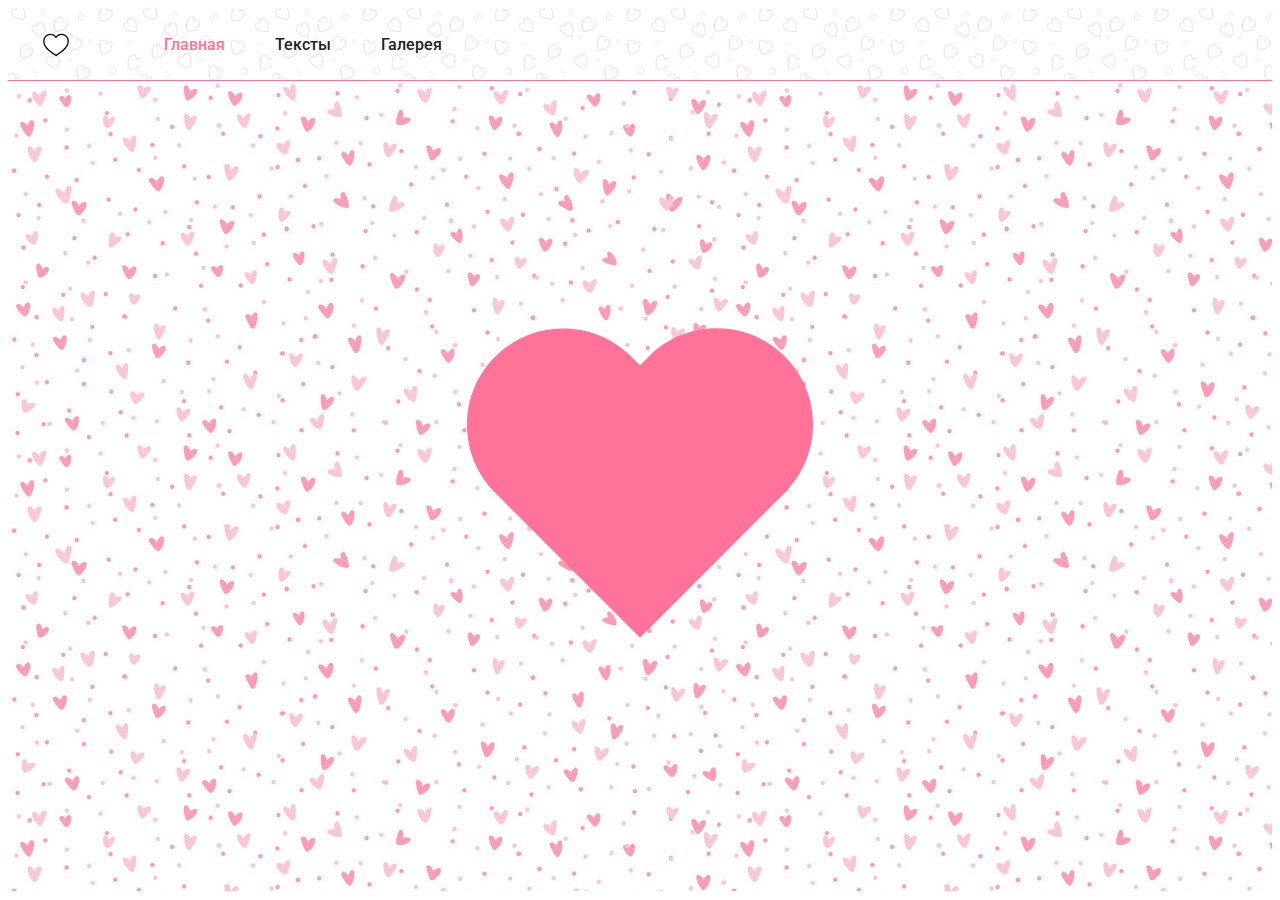
<file: index.html>
<!DOCTYPE html>
<html lang="en">
  <head>
    <meta charset="UTF-8" />
    <meta name="viewport" content="width=device-width, initial-scale=1.0" />
    <title>Моей любимой 🤍</title>
    <link rel="icon" href="./images/favicon.png" />
    <link rel="stylesheet" href="https://cdnjs.cloudflare.com/ajax/libs/modern-normalize/2.0.0/modern-normalize.min.css" integrity="sha512-4xo8blKMVCiXpTaLzQSLSw3KFOVPWhm/TRtuPVc4WG6kUgjH6J03IBuG7JZPkcWMxJ5huwaBpOpnwYElP/m6wg==" crossorigin="anonymous" referrerpolicy="no-referrer" />
    <link rel="preconnect" href="https://fonts.googleapis.com" />
    <link rel="preconnect" href="https://fonts.gstatic.com" crossorigin />
    <link href="https://fonts.googleapis.com/css2?family=Raleway:wght@700&family=Roboto:wght@400;500;700;900&display=swap" rel="stylesheet" />
    <link rel="stylesheet" href="./css/main.css" />
  </head>
  <body>
    <header class="header">
      <div class="container header__container">
        <a class="logo" href="./index.html"><img src="./images/favicon.png" alt="logo" /></a>
        <button class="menu-open" aria-expanded="false" aria-controls="mobile-menu" data-open-mobile>
          <svg class="mobile-menu__icon">
            <use href="./images/icons.svg#menu"></use>
          </svg>
        </button>
        <nav class="nav">
          <ul class="nav__list list">
            <li class="nav__item">
              <a class="nav__link link current" href="./index.html">Главная</a>
            </li>
            <li class="nav__item">
              <a class="nav__link link" href="./lyrics.html">Тексты</a>
            </li>
            <li class="nav__item">
              <a class="nav__link link" href="./gallery.html">Галерея</a>
            </li>
          </ul>
        </nav>
        <div class="menu-container" id="mobile-menu" data-mobile>
          <button class="menu-toggle" data-close-mobile>
            <svg class="menu-toggle__icon" width="24" height="24">
              <use href="./images/icons.svg#close"></use>
            </svg>
          </button>
          <ul class="mobile-menu-pages list">
            <li class="mobile-menu-pages__item">
              <svg class="mobile-menu-pages__icon current">
                <use href="./images/icons.svg#home"></use>
              </svg>
              <a class="link mobile-menu-pages__link current" href="./index.html">Главная</a>
            </li>
            <li class="mobile-menu-pages__item">
              <svg class="mobile-menu-pages__icon">
                <use href="./images/icons.svg#envelope"></use>
              </svg>
              <a class="link mobile-menu-pages__link" href="./lyrics.html">Тексты</a>
            </li>
            <li class="mobile-menu-pages__item">
              <svg class="mobile-menu-pages__icon">
                <use href="./images/icons.svg#image"></use>
              </svg>
              <a class="link mobile-menu-pages__link" href="./gallery.html">Галерея</a>
            </li>
          </ul>
        </div>
      </div>
    </header>
    <main>
      <section class="hero">
        <div class="container">
          <ul class="love__list list">
            <li class="love__item">
              <svg class="heart__svg">
                <use href="./images/icons.svg#heart" data-love-heart></use>
              </svg>
            </li>
            <li class="love__item">
              <p class="love__text" data-love-text></p>
            </li>
          </ul>
        </div>
      </section>
    </main>
    <script type="module" src="./js/imgswap.js"></script>
    <script type="module" src="./js/mobile-menu.js"></script>
  </body>
</html>
</file>
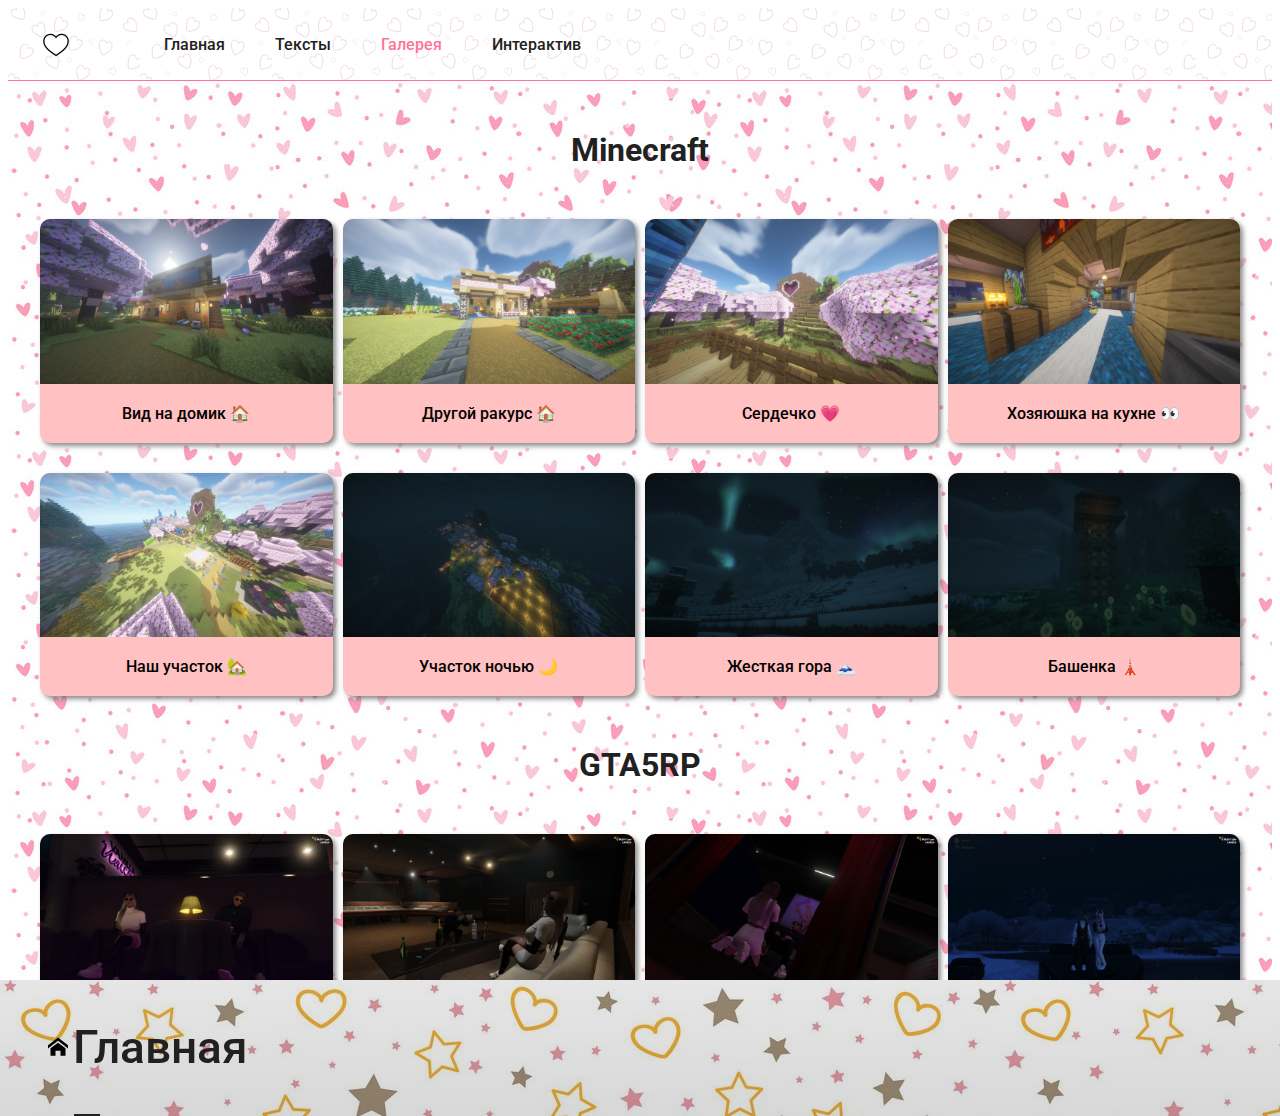
<file: gallery.html>
<!DOCTYPE html>
<html lang="en">
  <head>
    <meta charset="UTF-8" />
    <meta name="viewport" content="width=device-width, initial-scale=1.0" />
    <title>Галерея 🤍</title>
    <link rel="icon" href="./images/favicon.png" />
    <link rel="stylesheet" href="https://cdnjs.cloudflare.com/ajax/libs/modern-normalize/2.0.0/modern-normalize.min.css" integrity="sha512-4xo8blKMVCiXpTaLzQSLSw3KFOVPWhm/TRtuPVc4WG6kUgjH6J03IBuG7JZPkcWMxJ5huwaBpOpnwYElP/m6wg==" crossorigin="anonymous" referrerpolicy="no-referrer" />
    <link rel="preconnect" href="https://fonts.googleapis.com" />
    <link rel="preconnect" href="https://fonts.gstatic.com" crossorigin />
    <link href="https://fonts.googleapis.com/css2?family=Raleway:wght@700&family=Roboto:wght@400;500;700;900&display=swap" rel="stylesheet" />
    <link rel="stylesheet" href="./css/main.css" />
  </head>
  <body>
    <header class="header">
      <div class="container header__container">
        <a class="logo" href="./index.html"><img src="./images/favicon.png" alt="logo" /></a>
        <button class="menu-open" aria-expanded="false" aria-controls="mobile-menu" data-open-mobile>
          <svg class="mobile-menu__icon">
            <use href="./images/icons.svg#menu"></use>
          </svg>
        </button>
        <nav class="nav">
          <ul class="nav__list list">
            <li class="nav__item">
              <a class="nav__link link" href="./index.html">Главная</a>
            </li>
            <li class="nav__item">
              <a class="nav__link link" href="./lyrics.html">Тексты</a>
            </li>
            <li class="nav__item">
              <a class="nav__link link current" href="./gallery.html">Галерея</a>
            </li>
            <li class="nav__item">
              <a class="nav__link link" href="./interactive.html">Интерактив</a>
            </li>
          </ul>
        </nav>
        <div class="menu-container" id="mobile-menu" data-mobile>
          <button class="menu-toggle" data-close-mobile>
            <svg class="menu-toggle__icon" width="24" height="24">
              <use href="./images/icons.svg#close"></use>
            </svg>
          </button>
          <ul class="mobile-menu-pages list">
            <li class="mobile-menu-pages__item">
              <svg class="mobile-menu-pages__icon">
                <use href="./images/icons.svg#home"></use>
              </svg>
              <a class="link mobile-menu-pages__link" href="./index.html">Главная</a>
            </li>
            <li class="mobile-menu-pages__item">
              <svg class="mobile-menu-pages__icon">
                <use href="./images/icons.svg#envelope"></use>
              </svg>
              <a class="link mobile-menu-pages__link" href="./lyrics.html">Тексты</a>
            </li>
            <li class="mobile-menu-pages__item">
              <svg class="mobile-menu-pages__icon current">
                <use href="./images/icons.svg#image"></use>
              </svg>
              <a class="link mobile-menu-pages__link current" href="./gallery.html">Галерея</a>
            </li>
            <li class="mobile-menu-pages__item">
              <svg class="mobile-menu-pages__icon">
                <use href="./images/icons.svg#game"></use>
              </svg>
              <a class="link mobile-menu-pages__link" href="./interactive.html">Интерактив</a>
            </li>
          </ul>
        </div>
      </div>
    </header>
    <main>
      <section class="gallery">
        <div class="container">
          <h2 class="gallery__title title">Minecraft</h2>
          <ul class="gallery__list list" galleryMinecraft></ul>
        </div>
      </section>
      <section class="gallery">
        <div class="container">
          <h2 class="gallery__title title">GTA5RP</h2>
          <ul class="gallery__list list" galleryGta></ul>
        </div>
        <div class="lightbox" lightbox>
          <div class="lightbox__overlay" lightboxOverlay></div>
          <div class="lightbox__content" lightboxContent>
            <img class="gallery__image" galleryImage />
          </div>
          <button type="button" class="lightbox__button" data-action="close-lightbox" galleryCloseBtn>
            <svg class="close-lightbox__svg" width="24" height="24">
              <use href="./images/icons.svg#close"></use>
            </svg>
          </button>
        </div>
      </section>
    </main>
    <script type="module" src="./js/gallery.js"></script>
    <script type="module" src="./js/mobile-menu.js"></script>
  </body>
</html>
</file>
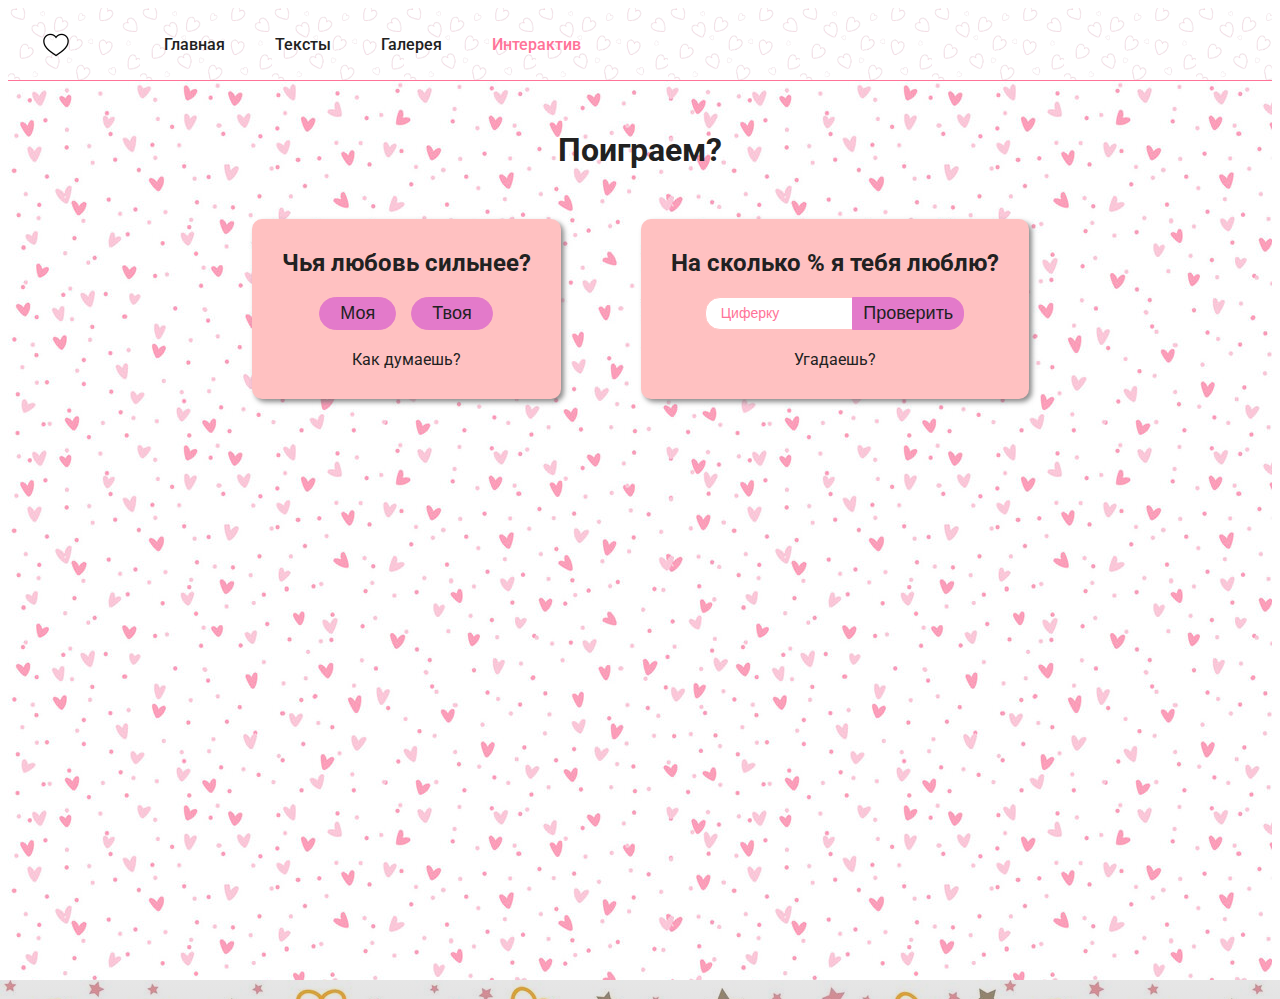
<file: interactive.html>
<!DOCTYPE html>
<html lang="en">
  <head>
    <meta charset="UTF-8" />
    <meta name="viewport" content="width=device-width, initial-scale=1.0" />
    <title>Сыграешь? 🤍</title>
    <link rel="icon" href="./images/favicon.png" />
    <link rel="stylesheet" href="https://cdnjs.cloudflare.com/ajax/libs/modern-normalize/2.0.0/modern-normalize.min.css" integrity="sha512-4xo8blKMVCiXpTaLzQSLSw3KFOVPWhm/TRtuPVc4WG6kUgjH6J03IBuG7JZPkcWMxJ5huwaBpOpnwYElP/m6wg==" crossorigin="anonymous" referrerpolicy="no-referrer" />
    <link rel="preconnect" href="https://fonts.googleapis.com" />
    <link rel="preconnect" href="https://fonts.gstatic.com" crossorigin />
    <link href="https://fonts.googleapis.com/css2?family=Raleway:wght@700&family=Roboto:wght@400;500;700;900&display=swap" rel="stylesheet" />
    <link rel="stylesheet" href="./css/main.css" />
  </head>
  <body>
    <header class="header">
      <div class="container header__container">
        <a class="logo" href="./index.html"><img src="./images/favicon.png" alt="logo" /></a>
        <button class="menu-open" aria-expanded="false" aria-controls="mobile-menu" data-open-mobile>
          <svg class="mobile-menu__icon">
            <use href="./images/icons.svg#menu"></use>
          </svg>
        </button>
        <nav class="nav">
          <ul class="nav__list list">
            <li class="nav__item">
              <a class="nav__link link" href="./index.html">Главная</a>
            </li>
            <li class="nav__item">
              <a class="nav__link link" href="./lyrics.html">Тексты</a>
            </li>
            <li class="nav__item">
              <a class="nav__link link" href="./gallery.html">Галерея</a>
            </li>
            <li class="nav__item">
              <a class="nav__link link current" href="./interactive.html">Интерактив</a>
            </li>
          </ul>
        </nav>
        <div class="menu-container" id="mobile-menu" data-mobile>
          <button class="menu-toggle" data-close-mobile>
            <svg class="menu-toggle__icon" width="24" height="24">
              <use href="./images/icons.svg#close"></use>
            </svg>
          </button>
          <ul class="mobile-menu-pages list">
            <li class="mobile-menu-pages__item">
              <svg class="mobile-menu-pages__icon">
                <use href="./images/icons.svg#home"></use>
              </svg>
              <a class="link mobile-menu-pages__link" href="./index.html">Главная</a>
            </li>
            <li class="mobile-menu-pages__item">
              <svg class="mobile-menu-pages__icon">
                <use href="./images/icons.svg#envelope"></use>
              </svg>
              <a class="link mobile-menu-pages__link" href="./lyrics.html">Тексты</a>
            </li>
            <li class="mobile-menu-pages__item">
              <svg class="mobile-menu-pages__icon">
                <use href="./images/icons.svg#image"></use>
              </svg>
              <a class="link mobile-menu-pages__link" href="./gallery.html">Галерея</a>
            </li>
            <li class="mobile-menu-pages__item">
              <svg class="mobile-menu-pages__icon current">
                <use href="./images/icons.svg#game"></use>
              </svg>
              <a class="link mobile-menu-pages__link current" href="./interactive.html">Интерактив</a>
            </li>
          </ul>
        </div>
      </div>
    </header>
    <main>
      <section class="games">
        <div class="container">
          <h1 class="games__title title">Поиграем?</h1>
          <ul class="games__list list">
            <li class="games__item love-more">
              <h2 class="games-item__title love-more__title">Чья любовь сильнее?</h2>
              <div class="love-more-btn__container">
                <button type="button" class="love-more__btn" lmMyBtn>Моя</button>
                <button type="button" class="love-more__btn" lmYourBtn>Твоя</button>
              </div>
              <p class="games-item__text love-more__text" lmText>Как думаешь?</p>
            </li>
            <li class="games__item love-strength">
              <h2 class="games-item__title love-more__title">На сколько % я тебя люблю?</h2>
              <div class="love-strength-input__container">
                <input class="love-strength__input" type="number" name="love-strength" placeholder="Циферку" lsInput/>
                <button class="love-strength__btn" type="button" lsCheckBtn>Проверить</button>
              </div>
              <div class="love-strength-output__container">
                <p class="games-item__text love-strength__text" lsText>Угадаешь?</p>
                <button class="love-strength-output__btn" type="button" lsSeeBtn>Показать</button>
              </div>
            </li>
          </ul>
        </div>
      </section>
    </main>
    <script type="module" src="./js/interactive.js"></script>
    <script type="module" src="./js/mobile-menu.js"></script>
  </body>
</html>
</file>
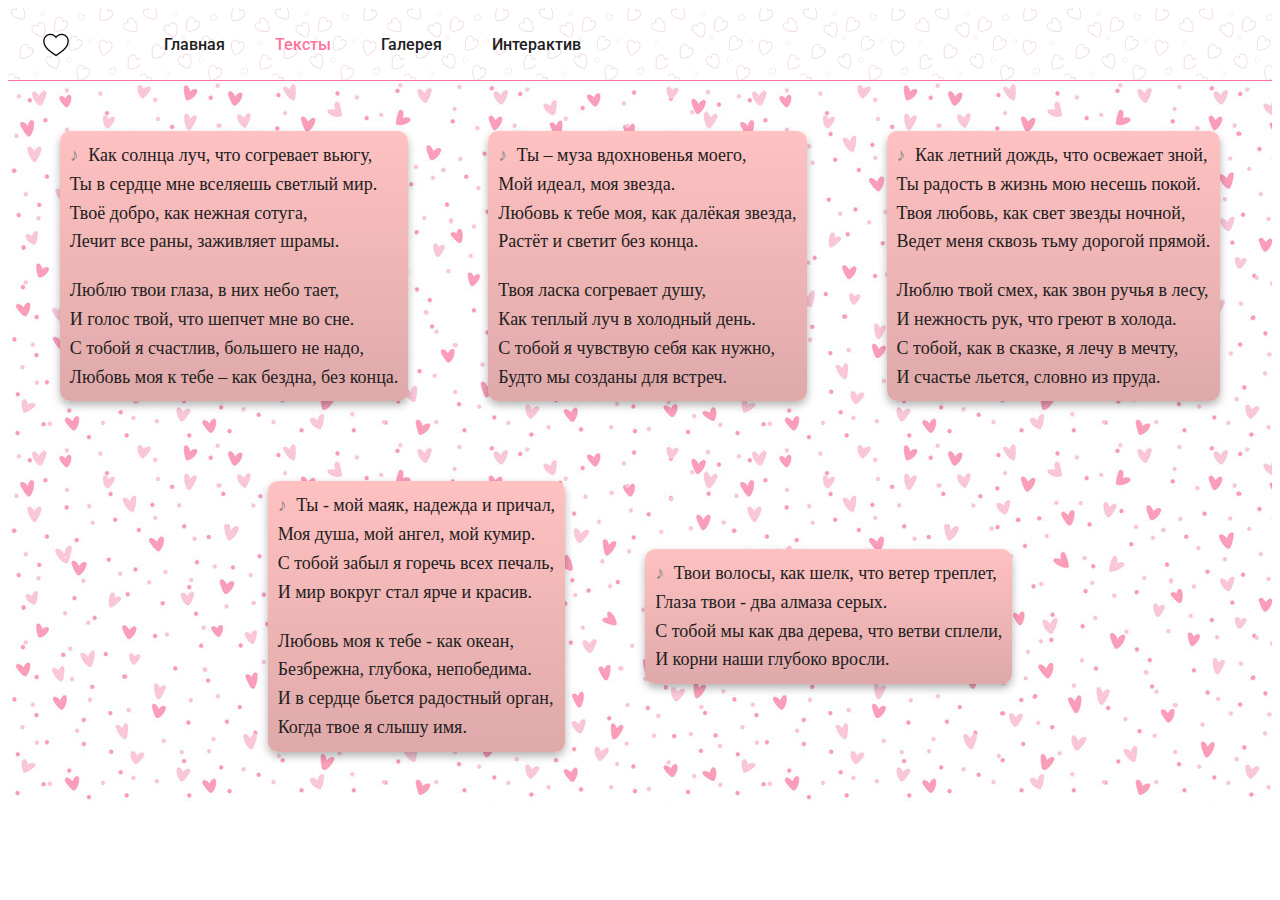
<file: lyrics.html>
<!DOCTYPE html>
<html lang="en">
  <head>
    <meta charset="UTF-8" />
    <meta name="viewport" content="width=device-width, initial-scale=1.0" />
    <title>Тексты для моей любимой 🤍</title>
    <link rel="icon" href="./images/favicon.png" />
    <link rel="stylesheet" href="https://cdnjs.cloudflare.com/ajax/libs/modern-normalize/2.0.0/modern-normalize.min.css" integrity="sha512-4xo8blKMVCiXpTaLzQSLSw3KFOVPWhm/TRtuPVc4WG6kUgjH6J03IBuG7JZPkcWMxJ5huwaBpOpnwYElP/m6wg==" crossorigin="anonymous" referrerpolicy="no-referrer" />
    <link rel="preconnect" href="https://fonts.googleapis.com" />
    <link rel="preconnect" href="https://fonts.gstatic.com" crossorigin />
    <link href="https://fonts.googleapis.com/css2?family=Raleway:wght@700&family=Roboto:wght@400;500;700;900&display=swap" rel="stylesheet" />
    <link rel="stylesheet" href="./css/main.css" />
  </head>
  <body>
    <header class="header">
      <div class="container header__container">
        <a class="logo" href="./index.html"><img src="./images/favicon.png" alt="logo" /></a>
        <button class="menu-open" aria-expanded="false" aria-controls="mobile-menu" data-open-mobile>
          <svg class="mobile-menu__icon">
            <use href="./images/icons.svg#menu"></use>
          </svg>
        </button>
        <nav class="nav">
          <ul class="nav__list list">
            <li class="nav__item">
              <a class="nav__link link" href="./index.html">Главная</a>
            </li>
            <li class="nav__item">
              <a class="nav__link link current" href="./lyrics.html">Тексты</a>
            </li>
            <li class="nav__item">
              <a class="nav__link link" href="./gallery.html">Галерея</a>
            </li>
            <li class="nav__item">
              <a class="nav__link link" href="./interactive.html">Интерактив</a>
            </li>
          </ul>
        </nav>
        <div class="menu-container" id="mobile-menu" data-mobile>
          <button class="menu-toggle" data-close-mobile>
            <svg class="menu-toggle__icon" width="24" height="24">
              <use href="./images/icons.svg#close"></use>
            </svg>
          </button>
          <ul class="mobile-menu-pages list">
            <li class="mobile-menu-pages__item">
              <svg class="mobile-menu-pages__icon">
                <use href="./images/icons.svg#home"></use>
              </svg>
              <a class="link mobile-menu-pages__link" href="./index.html">Главная</a>
            </li>
            <li class="mobile-menu-pages__item">
              <svg class="mobile-menu-pages__icon current">
                <use href="./images/icons.svg#envelope"></use>
              </svg>
              <a class="link mobile-menu-pages__link current" href="./lyrics.html">Тексты</a>
            </li>
            <li class="mobile-menu-pages__item">
              <svg class="mobile-menu-pages__icon">
                <use href="./images/icons.svg#image"></use>
              </svg>
              <a class="link mobile-menu-pages__link" href="./gallery.html">Галерея</a>
            </li>
            <li class="mobile-menu-pages__item">
              <svg class="mobile-menu-pages__icon">
                <use href="./images/icons.svg#game"></use>
              </svg>
              <a class="link mobile-menu-pages__link" href="./interactive.html">Интерактив</a>
            </li>
          </ul>
        </div>
      </div>
    </header>
    <main>
      <section class="lyrics">
        <div class="container">
          <ul class="lyrics__list list">
            <li class="lyrics__item">
              <p class="lyrics__text">
                Как солнца луч, что согревает вьюгу,<br />
                Ты в сердце мне вселяешь светлый мир.<br />
                Твоё добро, как нежная сотуга,<br />
                Лечит все раны, заживляет шрамы.
              </p>
              <p class="lyrics__text">
                Люблю твои глаза, в них небо тает,<br />
                И голос твой, что шепчет мне во сне.<br />
                С тобой я счастлив, большего не надо,<br />
                Любовь моя к тебе – как бездна, без конца.
              </p>
            </li>
            <li class="lyrics__item">
              <p class="lyrics__text">
                Ты – муза вдохновенья моего,<br />
                Мой идеал, моя звезда.<br />
                Любовь к тебе моя, как далёкая звезда,<br />
                Растёт и светит без конца.
              </p>
              <p class="lyrics__text">
                Твоя ласка согревает душу,<br />
                Как теплый луч в холодный день.<br />
                С тобой я чувствую себя как нужно,<br />
                Будто мы созданы для встреч.
              </p>
            </li>
            <li class="lyrics__item">
              <p class="lyrics__text">
                Как летний дождь, что освежает зной,<br />
                Ты радость в жизнь мою несешь покой.<br />
                Твоя любовь, как свет звезды ночной,<br />
                Ведет меня сквозь тьму дорогой прямой.
              </p>
              <p class="lyrics__text">
                Люблю твой смех, как звон ручья в лесу,<br />
                И нежность рук, что греют в холода.<br />
                С тобой, как в сказке, я лечу в мечту,<br />
                И счастье льется, словно из пруда.
              </p>
            </li>
            <li class="lyrics__item">
              <p class="lyrics__text">
                Ты - мой маяк, надежда и причал,<br />
                Моя душа, мой ангел, мой кумир.<br />
                С тобой забыл я горечь всех печаль,<br />
                И мир вокруг стал ярче и красив.
              </p>
              <p class="lyrics__text">
                Любовь моя к тебе - как океан,<br />
                Безбрежна, глубока, непобедима.<br />
                И в сердце бьется радостный орган,<br />
                Когда твое я слышу имя.
              </p>
            </li>
            <li class="lyrics__item">
              <p class="lyrics__text">
                Твои волосы, как шелк, что ветер треплет,<br />
                Глаза твои - два алмаза серых.<br />
                С тобой мы как два дерева, что ветви сплели,<br />
                И корни наши глубоко вросли.
              </p>
            </li>
          </ul>
        </div>
      </section>
    </main>
    <script type="module" src="./js/mobile-menu.js"></script>
  </body>
</html>
</file>
<file: css/main.css>
@charset "UTF-8";
.title {
  font-size: 20px;
  color: #212121;
  text-align: center;
  margin-bottom: 20px;
}
@media screen and (min-width: 480px) {
  .title {
    font-size: 24px;
    margin-bottom: 30px;
  }
}
@media screen and (min-width: 768px) {
  .title {
    font-size: 28px;
    margin-bottom: 40px;
  }
}
@media screen and (min-width: 1200px) {
  .title {
    font-size: 32px;
    margin-bottom: 50px;
  }
}

body {
  font-family: Roboto;
}

h1,
h2,
h3,
h4,
p {
  margin-top: 0;
  margin-bottom: 0;
}

ul {
  margin-top: 0;
  margin-bottom: 0;
  padding-left: 0;
}

img {
  display: block;
  max-width: 100%;
  height: auto;
}

.list {
  list-style: none;
  padding: 0;
}

.link {
  text-decoration: none;
}

.visually-hidden {
  position: absolute;
  width: 1px;
  height: 1px;
  margin: -1px;
  border: 0;
  padding: 0;
  white-space: nowrap;
  -webkit-clip-path: inset(100%);
          clip-path: inset(100%);
  clip: rect(0 0 0 0);
  overflow: hidden;
}

address {
  font-style: normal;
}

main {
  position: relative;
  background-image: url("../images/background/background.jpg");
}

button {
  cursor: pointer;
}

.container {
  padding: 0 15px;
  margin: 0 auto;
  min-width: 250px;
}
@media screen and (min-width: 480px) {
  .container {
    min-width: 425px;
  }
}
@media screen and (min-width: 768px) {
  .container {
    min-width: 738px;
  }
}
@media screen and (min-width: 1200px) {
  .container {
    width: 1200px;
  }
}

.header {
  padding-top: 15px;
  padding-bottom: 15px;
  border-bottom: 1px solid #ff7398;
  background-image: url("../images/background/header-background.jpg");
  background-size: contain;
}
@media screen and (min-width: 768px) {
  .header {
    padding-top: 20px;
    padding-bottom: 20px;
  }
}

.header__container {
  display: -webkit-box;
  display: -ms-flexbox;
  display: flex;
  -webkit-box-align: center;
      -ms-flex-align: center;
          align-items: center;
}

.mobile-menu__icon {
  display: block;
  width: 24px;
  height: 20px;
  fill: #212121;
}

.nav {
  display: none;
}
@media screen and (min-width: 768px) {
  .nav {
    display: block;
    margin-left: 87px;
  }
}
@media screen and (min-width: 1200px) {
  .nav {
    margin-left: 92px;
  }
}

.nav__list {
  display: -webkit-box;
  display: -ms-flexbox;
  display: flex;
  gap: 50px;
}

.nav__link {
  color: #212121;
  font-size: 16px;
  font-weight: 500;
  -webkit-transition: color 250ms cubic-bezier(0.4, 0, 0.2, 1);
  transition: color 250ms cubic-bezier(0.4, 0, 0.2, 1);
}
.nav__link:hover, .nav__link:focus {
  color: #ff7398;
}

.love__list {
  height: 90vh;
  display: -webkit-box;
  display: -ms-flexbox;
  display: flex;
  -webkit-box-align: center;
      -ms-flex-align: center;
          align-items: center;
  -webkit-box-pack: center;
      -ms-flex-pack: center;
          justify-content: center;
}

.heart__svg {
  cursor: pointer;
  width: 260px;
  height: 260px;
}
@media screen and (min-width: 468px) {
  .heart__svg {
    width: 350px;
    height: 350px;
  }
}

.love__text {
  position: absolute;
  top: 50%;
  left: 50%;
  -webkit-transform: translate(-50%, -50%);
      -ms-transform: translate(-50%, -50%);
          transform: translate(-50%, -50%);
  font-size: 19px;
  color: #212121;
}
@media screen and (min-width: 480px) {
  .love__text {
    font-size: 24px;
  }
}

.lyrics {
  padding: 20px 0;
}
@media screen and (min-width: 480px) {
  .lyrics {
    padding: 30px 0;
  }
}
@media screen and (min-width: 768px) {
  .lyrics {
    padding: 40px 0;
  }
}
@media screen and (min-width: 1200px) {
  .lyrics {
    padding: 50px 0;
  }
}

.lyrics__list {
  display: -webkit-box;
  display: -ms-flexbox;
  display: flex;
  gap: 40px;
  -webkit-box-orient: vertical;
  -webkit-box-direction: normal;
      -ms-flex-direction: column;
          flex-direction: column;
  -webkit-box-align: center;
      -ms-flex-align: center;
          align-items: center;
}
@media screen and (min-width: 768px) {
  .lyrics__list {
    -ms-flex-wrap: wrap;
        flex-wrap: wrap;
    -webkit-box-orient: horizontal;
    -webkit-box-direction: normal;
        -ms-flex-direction: row;
            flex-direction: row;
    -webkit-box-pack: center;
        -ms-flex-pack: center;
            justify-content: center;
    gap: 60px;
  }
}
@media screen and (min-width: 1200px) {
  .lyrics__list {
    gap: 80px;
  }
}

.lyrics__item {
  padding: 10px;
  border-radius: 10px;
  background: -webkit-gradient(linear, left top, left bottom, from(#ffc1c1), to(#dfa9a9));
  background: linear-gradient(to bottom, #ffc1c1, #dfa9a9);
  display: -webkit-box;
  display: -ms-flexbox;
  display: flex;
  gap: 20px;
  -webkit-box-orient: vertical;
  -webkit-box-direction: normal;
      -ms-flex-direction: column;
          flex-direction: column;
  -webkit-box-shadow: 0 4px 8px rgba(0, 0, 0, 0.3);
          box-shadow: 0 4px 8px rgba(0, 0, 0, 0.3);
}

.lyrics__text {
  font-family: "Georgia", serif;
  color: #212121;
  font-size: 13px;
  line-height: 1.6;
}
@media screen and (min-width: 480px) {
  .lyrics__text {
    font-size: 16px;
  }
}
@media screen and (min-width: 1200px) {
  .lyrics__text {
    font-size: 18px;
  }
}
.lyrics__text:first-child:before {
  content: "♪";
  margin-right: 5px;
  color: #888;
}

.gallery {
  padding: 20px 0;
}
@media screen and (min-width: 480px) {
  .gallery {
    padding: 30px 0;
  }
}
@media screen and (min-width: 768px) {
  .gallery {
    padding: 40px 0;
  }
}
@media screen and (min-width: 1200px) {
  .gallery {
    padding: 50px 0;
  }
}
.gallery:nth-child(1) {
  padding-bottom: 0;
}

.gallery__list {
  display: grid;
  grid-template-columns: 1fr;
  grid-column-gap: 10px;
  grid-row-gap: 30px;
}
@media screen and (min-width: 480px) {
  .gallery__list {
    grid-template-columns: repeat(2, 1fr);
  }
}
@media screen and (min-width: 1200px) {
  .gallery__list {
    grid-template-columns: repeat(4, 1fr);
  }
}

.gallery__item {
  background-color: #ffc1c1;
  border-radius: 10px;
  overflow: hidden;
  -webkit-box-shadow: 3px 3px 5px 0px rgba(102, 102, 102, 0.75);
          box-shadow: 3px 3px 5px 0px rgba(102, 102, 102, 0.75);
}

.gallery__img {
  cursor: -webkit-zoom-in;
  cursor: zoom-in;
}

.gallery-item__title {
  font-size: 16px;
  font-weight: 500;
  text-align: center;
  margin: 20px 0;
}

.lightbox {
  display: -webkit-box;
  display: -ms-flexbox;
  display: flex;
  -webkit-box-align: center;
      -ms-flex-align: center;
          align-items: center;
  -webkit-box-pack: center;
      -ms-flex-pack: center;
          justify-content: center;
  position: fixed;
  top: 0;
  left: 0;
  width: 100vw;
  height: 100vh;
  opacity: 0;
  pointer-events: none;
  -webkit-transition: opacity 250ms ease-in-out;
  transition: opacity 250ms ease-in-out;
}
.lightbox.is-open {
  opacity: 1;
  pointer-events: initial;
  cursor: -webkit-zoom-out;
  cursor: zoom-out;
}

.lightbox__overlay {
  position: absolute;
  width: 100vw;
  height: 100vh;
  background-color: rgba(0, 0, 0, 0.8);
}

.lightbox__content {
  -webkit-transform: scale(0.95);
      -ms-transform: scale(0.95);
          transform: scale(0.95);
  -webkit-transition: -webkit-transform 250ms ease-in-out;
  transition: -webkit-transform 250ms ease-in-out;
  transition: transform 250ms ease-in-out;
  transition: transform 250ms ease-in-out, -webkit-transform 250ms ease-in-out;
}
.lightbox.is-open .lightbox__content {
  -webkit-transform: scale(1);
      -ms-transform: scale(1);
          transform: scale(1);
}

.lightbox__button {
  position: absolute;
  top: 15px;
  right: 30px;
  padding: 10px;
  display: -webkit-box;
  display: -ms-flexbox;
  display: flex;
  -webkit-box-align: center;
      -ms-flex-align: center;
          align-items: center;
  -webkit-box-pack: center;
      -ms-flex-pack: center;
          justify-content: center;
  border: none;
  border-radius: 50%;
  background-color: transparent;
  cursor: pointer;
  -webkit-transition: background-color 250ms ease-in-out, fill 250ms ease-in-out;
  transition: background-color 250ms ease-in-out, fill 250ms ease-in-out;
}
.lightbox__button:hover, .lightbox__button:focus {
  background-color: rgba(0, 0, 0, 0.3);
  fill: #ff7398;
}

.games {
  padding: 20px 0;
  height: 90vh;
}
@media screen and (min-width: 480px) {
  .games {
    padding: 30px 0;
  }
}
@media screen and (min-width: 768px) {
  .games {
    padding: 40px 0;
  }
}
@media screen and (min-width: 1200px) {
  .games {
    padding: 50px 0;
  }
}

.games__list {
  display: -webkit-box;
  display: -ms-flexbox;
  display: flex;
  gap: 30px;
  -webkit-box-pack: center;
      -ms-flex-pack: center;
          justify-content: center;
  -webkit-box-orient: vertical;
  -webkit-box-direction: normal;
      -ms-flex-direction: column;
          flex-direction: column;
  -webkit-box-align: center;
      -ms-flex-align: center;
          align-items: center;
}
@media screen and (min-width: 480px) {
  .games__list {
    gap: 50px;
  }
}
@media screen and (min-width: 768px) {
  .games__list {
    gap: 80px;
    -webkit-box-orient: horizontal;
    -webkit-box-direction: normal;
        -ms-flex-direction: row;
            flex-direction: row;
    -webkit-box-align: start;
        -ms-flex-align: start;
            align-items: start;
  }
}

.games__item {
  padding: 20px;
  display: -webkit-box;
  display: -ms-flexbox;
  display: flex;
  gap: 10px;
  -webkit-box-orient: vertical;
  -webkit-box-direction: normal;
      -ms-flex-direction: column;
          flex-direction: column;
  -webkit-box-align: center;
      -ms-flex-align: center;
          align-items: center;
  background-color: #ffc1c1;
  border-radius: 10px;
  -webkit-box-shadow: 3px 3px 5px 0px rgba(102, 102, 102, 0.75);
          box-shadow: 3px 3px 5px 0px rgba(102, 102, 102, 0.75);
}
@media screen and (min-width: 480px) {
  .games__item {
    gap: 20px;
    padding: 30px;
  }
}

.games-item__title {
  font-size: 16px;
  color: #212121;
}
@media screen and (min-width: 480px) {
  .games-item__title {
    font-size: 18px;
  }
}
@media screen and (min-width: 768px) {
  .games-item__title {
    font-size: 20px;
  }
}
@media screen and (min-width: 1200px) {
  .games-item__title {
    font-size: 24px;
  }
}

.love-more-btn__container {
  display: -webkit-box;
  display: -ms-flexbox;
  display: flex;
  gap: 15px;
}

.love-more__btn {
  padding: 5px 20px;
  border: 1px solid #e37aca;
  border-radius: 20px;
  color: #212121;
  background-color: #e37aca;
  font-size: 12px;
  -webkit-transition: all 250ms ease-in-out;
  transition: all 250ms ease-in-out;
}
@media screen and (min-width: 480px) {
  .love-more__btn {
    font-size: 16px;
  }
}
@media screen and (min-width: 768px) {
  .love-more__btn {
    font-size: 18px;
  }
}
.love-more__btn:hover, .love-more__btn:focus {
  border: 1px solid #f5f4fa;
  background-color: #ff7398;
}
.love-more__btn:disabled {
  background-color: rgba(33, 33, 33, 0.3);
  border: none;
}

.games-item__text {
  font-size: 14px;
  color: #212121;
}
@media screen and (min-width: 480px) {
  .games-item__text {
    font-size: 16px;
  }
}

.love-strength-input__container {
  display: -webkit-box;
  display: -ms-flexbox;
  display: flex;
  -webkit-box-pack: center;
      -ms-flex-pack: center;
          justify-content: center;
}

.love-strength__input {
  padding: 5px 15px;
  outline: none;
  width: 50%;
  border: 1px solid #ffc1c1;
  border-top-left-radius: 15px;
  border-bottom-left-radius: 15px;
  color: #212121;
}
.love-strength__input::-webkit-input-placeholder {
  font-size: 14px;
  color: #ff7398;
}
.love-strength__input::-moz-placeholder {
  font-size: 14px;
  color: #ff7398;
}
.love-strength__input:-ms-input-placeholder {
  font-size: 14px;
  color: #ff7398;
}
.love-strength__input::-ms-input-placeholder {
  font-size: 14px;
  color: #ff7398;
}
.love-strength__input::placeholder {
  font-size: 14px;
  color: #ff7398;
}

.love-strength__btn {
  padding: 5px 10px;
  color: #212121;
  border: 1px solid #e37aca;
  background-color: #e37aca;
  font-size: 12px;
  -webkit-transition: all 250ms ease-in-out;
  transition: all 250ms ease-in-out;
  margin-left: -30px;
  border-top-right-radius: 15px;
  border-bottom-right-radius: 15px;
}
@media screen and (min-width: 480px) {
  .love-strength__btn {
    font-size: 16px;
  }
}
@media screen and (min-width: 768px) {
  .love-strength__btn {
    font-size: 18px;
  }
}
.love-strength__btn:hover, .love-strength__btn:focus {
  border: 1px solid #f5f4fa;
  background-color: #ff7398;
}
.love-strength__btn:disabled {
  background-color: rgba(33, 33, 33, 0.3);
  border: none;
}

.love-strength-output__btn {
  padding: 5px 20px;
  border: 1px solid #e37aca;
  border-radius: 20px;
  color: #212121;
  background-color: #e37aca;
  font-size: 12px;
  -webkit-transition: all 250ms ease-in-out;
  transition: all 250ms ease-in-out;
}
@media screen and (min-width: 480px) {
  .love-strength-output__btn {
    font-size: 16px;
  }
}
@media screen and (min-width: 768px) {
  .love-strength-output__btn {
    font-size: 18px;
  }
}
.love-strength-output__btn:hover, .love-strength-output__btn:focus {
  border: 1px solid #f5f4fa;
  background-color: #ff7398;
}

.menu-open {
  margin-left: auto;
  border: none;
  background-color: transparent;
}
@media screen and (min-width: 768px) {
  .menu-open {
    display: none;
  }
}

.menu-toggle {
  min-height: 40px;
  min-width: 40px;
  display: -webkit-box;
  display: -ms-flexbox;
  display: flex;
  -webkit-box-align: center;
      -ms-flex-align: center;
          align-items: center;
  -webkit-box-pack: center;
      -ms-flex-pack: center;
          justify-content: center;
  background-color: transparent;
  cursor: pointer;
  border: none;
  border-radius: 50%;
}
.menu-toggle:hover, .menu-toggle:focus {
  background-color: rgba(0, 0, 0, 0.1);
}
@media (min-width: 768px) {
  .menu-toggle {
    display: none;
  }
}

.menu-container {
  position: fixed;
  top: 0;
  left: 0;
  width: 100vw;
  height: 100vh;
  padding: 40px 20px;
  background-color: #f5f4fa;
  z-index: 999;
  -webkit-transform: translateY(100%);
      -ms-transform: translateY(100%);
          transform: translateY(100%);
  -webkit-transition: -webkit-transform 250ms ease-in-out;
  transition: -webkit-transform 250ms ease-in-out;
  transition: transform 250ms ease-in-out;
  transition: transform 250ms ease-in-out, -webkit-transform 250ms ease-in-out;
  display: -webkit-box;
  display: -ms-flexbox;
  display: flex;
  -webkit-box-orient: vertical;
  -webkit-box-direction: normal;
      -ms-flex-direction: column;
          flex-direction: column;
  -webkit-box-pack: justify;
      -ms-flex-pack: justify;
          justify-content: space-between;
  background: -webkit-gradient(linear, left top, left bottom, from(rgba(10, 10, 10, 0.1)), to(rgba(0, 0, 0, 0.5))), url("../images/background/mobile-menu-background.jpg");
  background: linear-gradient(rgba(10, 10, 10, 0.1), rgba(0, 0, 0, 0.5)), url("../images/background/mobile-menu-background.jpg");
}
.menu-container.is-open {
  -webkit-transform: translateY(0);
      -ms-transform: translateY(0);
          transform: translateY(0);
}
@media screen and (min-width: 480px) {
  .menu-container {
    padding: 40px 48px;
  }
}

.menu-container .menu-toggle {
  position: absolute;
  top: 10px;
  right: 15px;
  fill: #212121;
}

.menu-toggle__icon {
  -webkit-transition: fill 150ms ease-in-out;
  transition: fill 150ms ease-in-out;
}
.menu-toggle:hover .menu-toggle__icon, .menu-toggle:focus .menu-toggle__icon {
  fill: #ff7398;
}

.mobile-menu-pages {
  display: -webkit-box;
  display: -ms-flexbox;
  display: flex;
  gap: 30px;
  -webkit-box-orient: vertical;
  -webkit-box-direction: normal;
      -ms-flex-direction: column;
          flex-direction: column;
}

.mobile-menu-pages__item {
  display: -webkit-box;
  display: -ms-flexbox;
  display: flex;
  gap: 5px;
  -webkit-box-align: center;
      -ms-flex-align: center;
          align-items: center;
}
.mobile-menu-pages__item:hover, .mobile-menu-pages__item:focus .mobile-menu-pages__icon {
  fill: #ff7398;
}

.mobile-menu-pages__icon {
  width: 20px;
  height: 20px;
}

.mobile-menu-pages__link {
  color: #212121;
  font-size: 32px;
  font-weight: 500;
}
.mobile-menu-pages__link:hover, .mobile-menu-pages__link:focus {
  color: #ff7398;
}
@media screen and (min-width: 480px) {
  .mobile-menu-pages__link {
    font-size: 46px;
  }
}

.current {
  color: #ff7398;
  fill: #ff7398;
}/*# sourceMappingURL=main.css.map */
</file>
